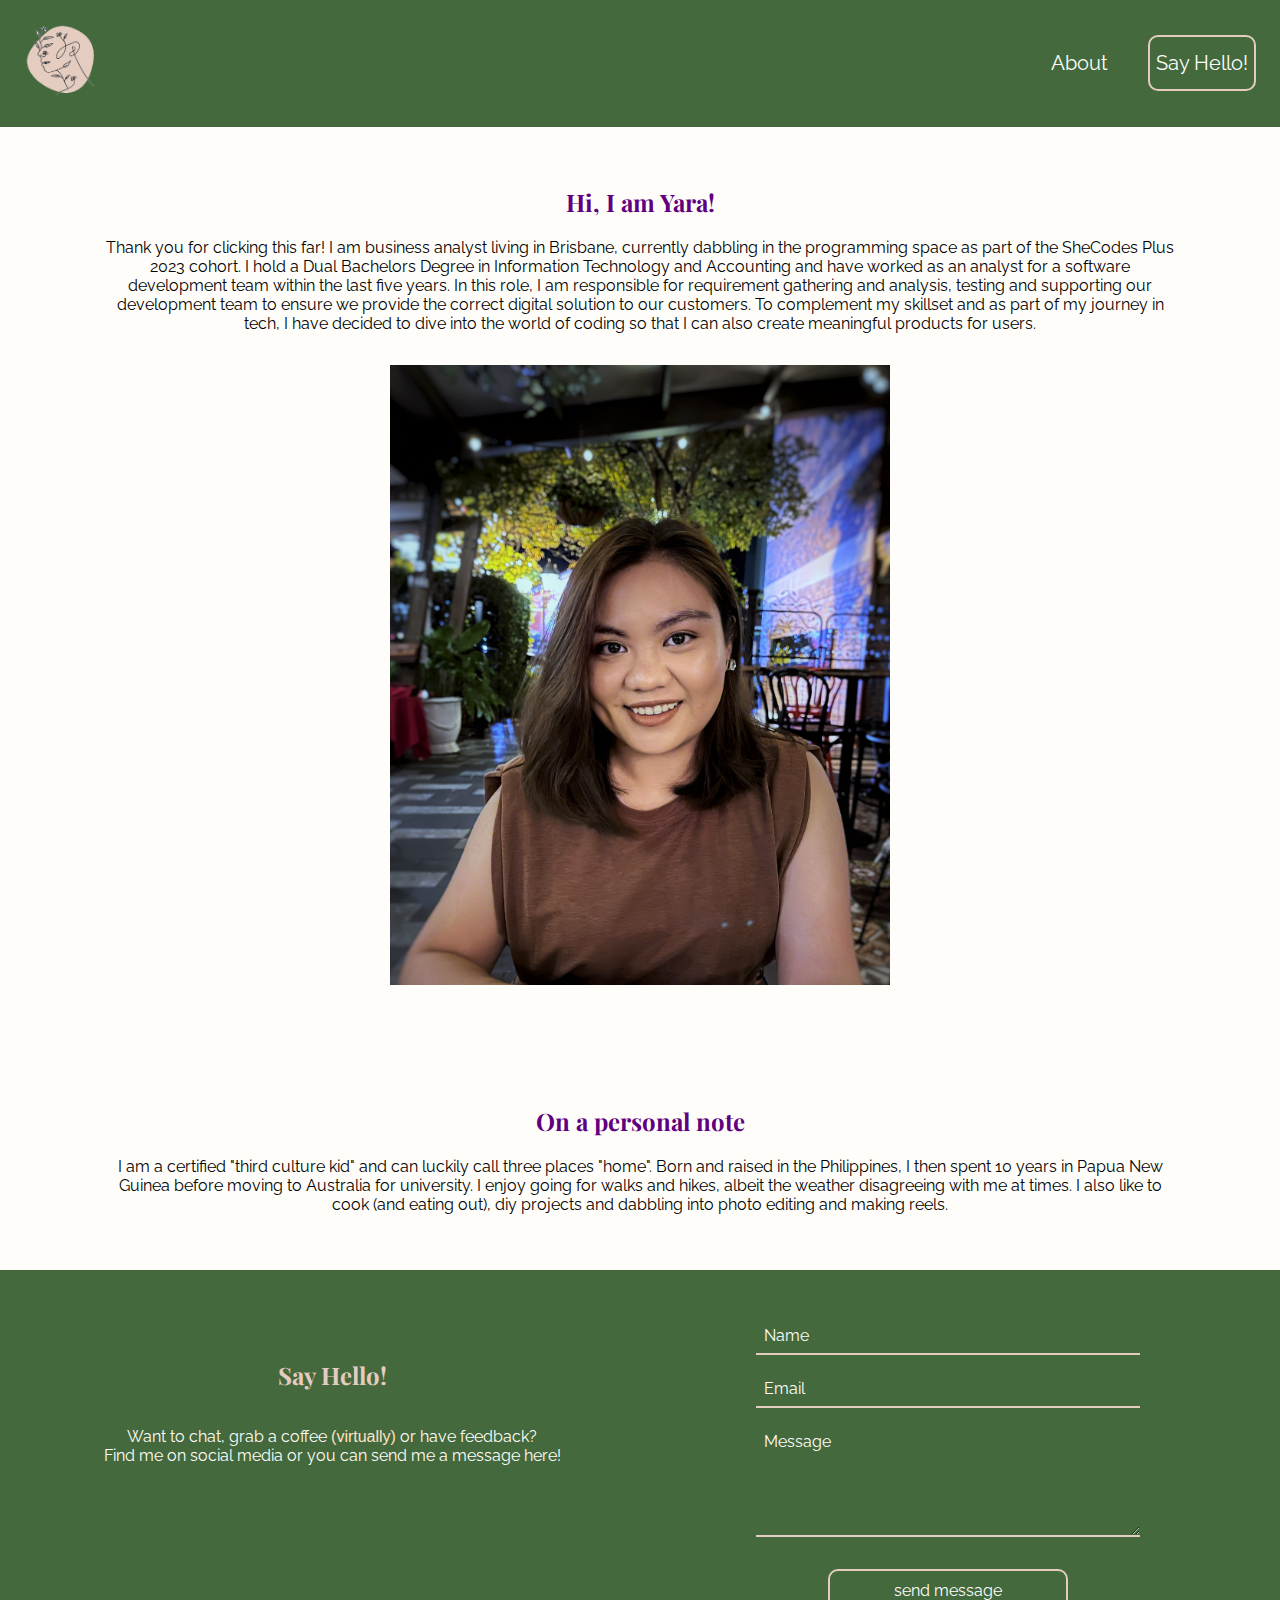
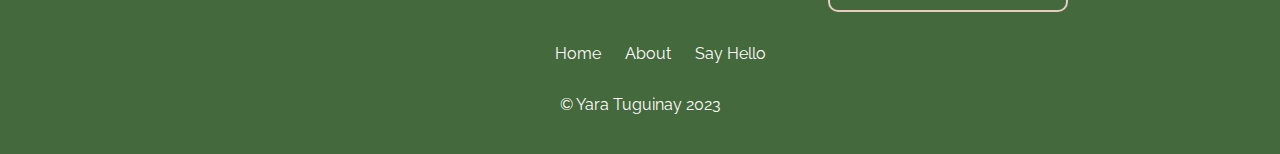
<file: about.html>
<!DOCTYPE html>
<html lang="en">
<head>
    <meta charset="UTF-8">
    <meta http-equiv="X-UA-Compatible" content="IE=edge">
    <meta name="viewport" content="width=device-width, initial-scale=1.0">
    <title>About</title>
    <link rel="stylesheet" href="css/styles.css">
</head>
<body>
    <header>
        <section class="header-wrapper">
        <div class=logo>
            <a href="index.html"><img src="img/YaraLogo.png" class="header-logo"></a>
        </div>
        <div mobile-header>
            <button class="hamburger-button">
                <svg xmlns="http://www.w3.org/2000/svg" x="0px" y="0px" width="40" height="40" viewBox="0,0,256,256" style="fill:#000000;">
                <g fill="#fffdfa" fill-rule="nonzero" stroke="none" stroke-width="1" stroke-linecap="butt" stroke-linejoin="miter" stroke-miterlimit="10" stroke-dasharray="" stroke-dashoffset="0" font-family="none" font-weight="none" font-size="none" text-anchor="none" style="mix-blend-mode: normal"><g transform="scale(5.33333,5.33333)"><path d="M6,22h36v4h-36zM6,10h36v4h-36zM6,34h36v4h-36z"></path></g></g>
                </svg>               
			</button> 
        </div>
        </section>
        <nav class="desktop-nav">
            <ul>
                <li><a href="about.html">About</a></li>
            </ul>
            <button class="contact-btn">Say Hello!</button><a href="#contact"></a>
        </nav> 
        <nav class="mobile-nav">
            <ul>
                <li><a href="about.html">About</a></li>
                <li><a href="about.html">Porfolio</a></li>
            </ul>
            <button class="contact-btn">Say Hello!</button>
                <a href="#footer"></a>
        </nav>   
    </header>

    <main>
        <section id="aboutme">
            <article class="my-info">
                <h2 class="hello"> Hi, I am Yara!</h2>
                <p>
                    Thank you for clicking this far! I am business analyst living in Brisbane, currently dabbling in the programming space as part of the SheCodes Plus 2023 cohort. I hold a Dual Bachelors Degree in Information Technology and Accounting and have worked as an analyst for a software development team within the last five years. In this role, I am responsible for requirement gathering and analysis, testing and supporting our development team to ensure we provide the correct digital solution to our customers. To complement my skillset and as part of my journey in tech, I have decided to dive into the world of coding so that I can also create meaningful products for users.
                </p>
            </article>
            <figure class="my-portrait">
                <img src="img/portrait1.jpeg" alt="Yara Portrait"/>
            </figure>
        </section>
        <section id="personal-note">
            <h2>On a personal note</h2>
            <p>
                I am a certified "third culture kid" and can luckily call three places "home". Born and raised in the Philippines, I then spent 10 years in Papua New Guinea before moving to Australia for university.
                I enjoy going for walks and hikes, albeit the weather disagreeing with me at times. I also like to cook <span>(and eating out)</span>, diy projects and dabbling into photo editing and making reels.
            </p>
        </section>
    </main>
        <!-- Footer will consists of social links, contact form, footer navigation bar and copyright message -->
        <footer id="footer">
            <section id="contact">
                <div class="contact-container">
                    <div class="contact-info">
                        <h2>Say Hello!</h2>
                        <p>
                            Want to chat, grab a coffee
                            <span class="smallerTextContact">(virtually)</span>
                            or have feedback? </br> Find me on social media or you can send me a message here!
                        </p>
                        <ul class="social-icons">
                            <li>
                                <a href="https://instagram.com/yara_dimples/">
                                    <i class="fa-brands fa-instagram"></i>
                                </a>
                            </li>
                            <li>
                                <a href="https://www.linkedin.com/in/yarafe">
                                    <i class="fa-brands fa-linkedin-in"></i>
                                </a> 
                            </li>
                            <li>
                                <a href="https://github.com/yara-fe/">
                                    <i class="fa-brands fa-github-alt"></i>
                                </a>
                            </li>    
                        </ul>
                    </div>
                    <div class="contact-form">
                        <form action="https://formspree.io/f/xknaeaay" method="POST">       
                            <input type="text" name="name" id="name" placeholder="Name" autocomplete="off" required="" class="form-input">
                            <input type="email" name="email" id="email" placeholder="Email" required="" class="form-input">
                            <textarea name="message" id="message" rows="5" placeholder="Message"  class="form-input"></textarea>
                            <button class="send-btn" type="submit">send message</button>
                        </form>
                    </div>
                </div>
            </section>
            <section class="footer-info">
            <nav class="footer-nav">
                <ul>
                    <li>
                        <a href="index.html">Home</a>
                    </li>
                    <li>
                        <a href="about.html">About</a>
                    </li>
                    <li>
                        <a href="">Say Hello</a>
                    </li>
                </ul>
            </nav>
            <p class="copyright"> &copy; Yara Tuguinay 2023</p>
        </section>
        </footer>
</body>
</html>
</file>
<file: css/styles.css>
/* Import font-family */
@import url('https://fonts.googleapis.com/css2?family=Raleway:wght@100;200;300;400;600&display=swap');
@import url('https://fonts.googleapis.com/css2?family=Playfair+Display:ital,wght@0,400;0,600;1,400;1,600&family=Raleway:wght@100;200;300;400;600&display=swap');

:root {

	/* color scheme */
	--green: #44693D;
	--purple: #600080;
	--lightbrown: #e4ccc0;
	--white: #fffdfa;
    --grey: #363737;
    --black: #010101;
}


/* ----------------------------------------
CSS RESET
-----------------------------------------*/

html {
	box-sizing: border-box;
	font-size: 16px;
	font-family: 'Raleway', sans-serif; 
	color: var(--black);
	scroll-behavior: smooth;
	background-color: var(--white);
}

body, html {
	margin:0;
	padding:0;
}
*,
*:before,
*:after {
	box-sizing: inherit;
}

ol,
ul {
	list-style: none;
}

img {
	max-width: 100%;
	height: auto;
}

button {
	font:inherit;
}
input,
textarea,
select,
::placeholder {
	font: inherit;
	color: var(--white);
	font-size: 1.2 em;
}

/* ----------------------------------------
GLOBAL STYLING
-----------------------------------------*/
#contact , #footer, header {
	background-color: var(--green);
	color: var(--white);
}

html h1,h2,h3,h4,h5,h6 {
	color: var(--purple);
	font-family: 'Playfair Display', serif;
}

#contact h2 {
	color: var(--lightbrown);
}

/* remove links underline and format according to theme */
nav li a {
	text-decoration: none;
	color: var(--white);
}

/* hover animation over nav links */
nav li a:hover {
		border-bottom: 2px solid var(--lightbrown);
		font-weight: 700;
	}


button {
	cursor: pointer;
	background-color: transparent;
	border: 2px solid var(--lightbrown);
	border-radius: 10px;
	color: var(--white);
}

button:hover {
	color: var(--black);
	background-color: var(--lightbrown);
	font-weight: 700;
}



/* ----------------------------------------
HEADER SECTION 
-----------------------------------------*/

.hamburger-button {
	border: none;
}

.header-logo {
	width: 75px;
}

nav .contact-btn {
	font-size: 1.25em;
	margin-left: 40px;
}

.desktop-nav {
	display: none;
}

.header-wrapper {
	display: flex;
	justify-content: space-between;
	align-items: center;
}

/* Desktop Mode */
@media (min-width: 768px) {

	/* Place the 3 items in the header in a row withe spaces in between */
	header {
		display:flex;
		align-items: center;
		justify-content: space-between;
		padding: 24px;
	}

	/* Display the About, Portfolio and Contact button in a row */
	.desktop-nav {
		display: flex;
	}

	/* remove links underline and format according to theme */
	.desktop-nav li a {
		font-size: 1.25em;
	}

	/* Display the nav items in a row */
	header nav ul {
		display: flex;
		gap: 40px;
	}

	/* remove hamburger icon */
	.hamburger-button, .mobile-nav {
		display: none;
	}
}

/* ----------------------------------------
HERO BANNER 
-----------------------------------------*/
#hero-banner {
	/* Sizing */
	width: 100vw;
	height: 100vh;

	/* Flexbox */
	display: flex;
	flex-direction: column;
	justify-content: center;
	align-items: center;
	text-align: center;
}

/* Adjust personal logo sizing */
.hero-image {
	width: 300px;
	height: auto;
}

.hero-text h1 {
	font-size: 2em;
}

/* ----------------------------------------
PROJECTS SECTION 
-----------------------------------------*/

#projects {
	padding: 100px 50px;
	text-align: center;
}

#projects img {
	width: 100%;
	border-radius: 60px;
}

.portfolio-one-cntr,
.portfolio-two-cntr,
.portfolio-three-cntr,
.portfolio-four-cntr {
	width: 500px;
	position: relative;
	margin: 16px;
}

.overlay{
	height: 100%;
	width: 100%;
	top: 0;
	left: 0;
	padding: 10px;
	position: absolute;
	border-radius: 60px;
	background-color: rgba(0,0,0,0.9);
	transition: 0.6s ease;
	text-align: center;
	cursor: pointer;
	opacity: 0;
	display: flex;
	flex-direction: column;
	align-items: center;
	justify-content: center;
	/* display: none; */
}

.overlay:hover {
	opacity: 1;
}

.overlay h3 {
	color: var(--lightbrown);
}

.overlay p, li {
	color: var(--white);
}

/* Desktop Mode */
@media (min-width: 768px) {
	
	/* Display projects in a 4 x 4 grid */
	.firstRow, .secondRow {
		display: flex;
		justify-content: center;
		align-items: center;
		
	}

}

/* ----------------------------------------
ABOUT ME
-----------------------------------------*/
#aboutme, #personal-note {
	padding: 40px 100px;
	text-align: center;
}

.my-portrait {
	width: 500px;
	display: inline-block;
	justify-content: center;
}

/* ----------------------------------------
FOOTER - CONTACT SECTION 
-----------------------------------------*/
.smallerTextContact {
	color:bisque;
	font-family:'Gill Sans', 'Gill Sans MT', Calibri, 'Trebuchet MS', sans-serif
}

.contact-info {
    display: flex;
	flex-direction: column;
	align-items: center;
	justify-content: center;
}

/* center align contact message */
.contact-info p {
	text-align: center;
}

/* display icons in a row */
.social-icons li{
	display: inline-block;
	margin: 16px;
}

/* format social icons */
.fa-brands {
	color: #fffdfa;
	padding: 10px;
	font-size:32px;
}

.contact-form {
	justify-content: center;
	padding: 16px;
}


/* format the form to be minimalist */
.form-input {
	border: 0;
	background: none;
	border-bottom: 2px solid var(--lightbrown);
	padding: 8px;
	margin: 8px;
}

/* display the form objects vertically and centered */
.contact-form form {
	display: flex;
	flex-direction: column;
	margin: 0px auto;
	max-width: 400px;
}

/* set button to a smaller size than form and align center */
.send-btn {
	width: 60%;
	align-self: center;
	margin-top: 24px;
	padding: 10px;
}

/* Desktop Mode
- divide contact section into 2 columns 
- display contact info on the left
- display contact form on the right */

@media (min-width: 768px) {
	
	/* display the contact info and form in a 1x2 grid */
	.contact-container {
		display: flex;
		justify-content: space-between;
	}

	/* set info width to 50% of the screen */
	.contact-info {
		width: 50%;
		text-align: center;
	}

	/* set form width to 50% of the screen */
	.contact-form {
		width: 50%;
	}
}


/* ----------------------------------------
FOOTER 
-----------------------------------------*/

#footer {
	padding: 24px;
}

.footer-info {
	display: flex;
	flex-direction: column;
	align-items: center;
}

/* Footer nav bar in a row*/
.footer-nav ul {
	display: flex;
	gap: 24px;
}

/* Footer nav bar formatting */
.footer-nav ul li a {
	color: var(--white);
	text-decoration: none;
}
</file>
